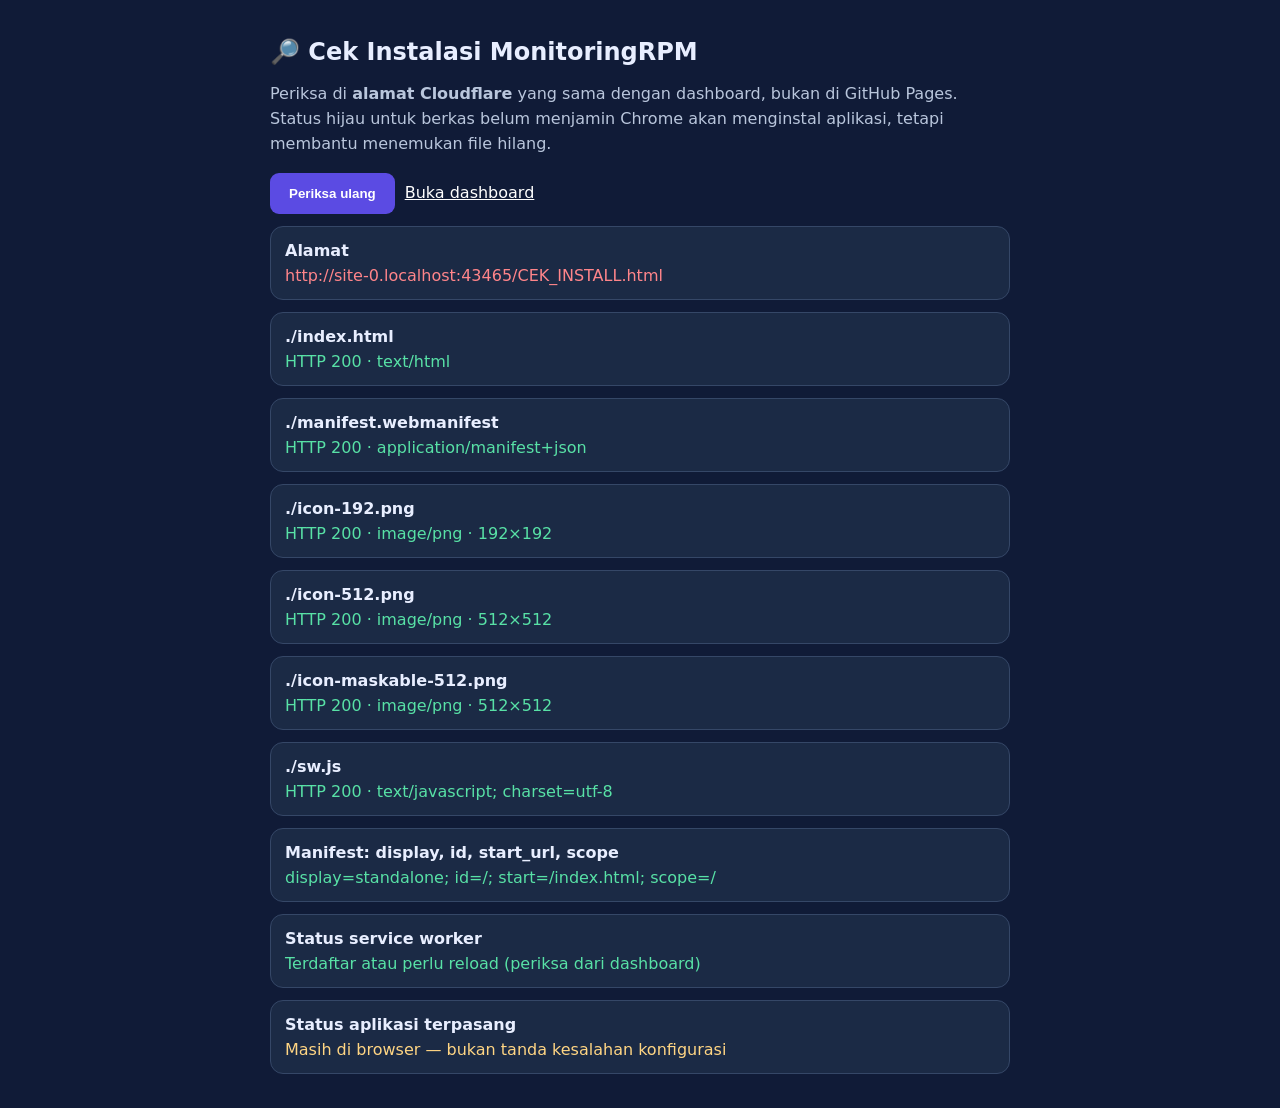
<file: CEK_INSTALL.html>
<!doctype html><html lang="id"><head><meta charset="utf-8"><meta name="viewport" content="width=device-width,initial-scale=1"><title>Cek Instalasi RPM Cloudflare</title><style>body{font:16px system-ui;background:#101b37;color:#e8eeff;max-width:740px;padding:22px;margin:auto}h1{font-size:24px}p{color:#b9c6dc;line-height:1.55}.item{background:#1b2a45;border:1px solid #354767;padding:14px;margin:12px 0;border-radius:13px;overflow-wrap:anywhere}strong{display:block;margin-bottom:6px}small{display:block;color:#bdd1ea;margin-top:5px}a,button{color:#ffffff}button{background:#5b4be3;border:0;border-radius:9px;padding:13px 19px;font-weight:bold}a{display:inline-block;margin:10px} .good{color:#58e1a6}.bad{color:#ff858a}.warn{color:#ffd583}</style></head><body><h1>🔎 Cek Instalasi MonitoringRPM</h1><p>Periksa di <b>alamat Cloudflare</b> yang sama dengan dashboard, bukan di GitHub Pages. Status hijau untuk berkas belum menjamin Chrome akan menginstal aplikasi, tetapi membantu menemukan file hilang.</p><button id="run">Periksa ulang</button><a href="./index.html">Buka dashboard</a><div id="list" aria-live="polite">Menjalankan pemeriksaan…</div><script>
const list=document.getElementById('list');
function row(name,msg,ok){const e=document.createElement('div');e.className='item';e.innerHTML='<strong>'+name+'</strong>';const p=document.createElement('span');p.className=ok===true?'good':ok===false?'bad':'warn';p.textContent=msg;e.append(p);list.append(e)};
async function check(){list.replaceChildren();row('Alamat',location.href,location.protocol==='https:');
for (const file of ['./index.html','./manifest.webmanifest','./icon-192.png','./icon-512.png','./icon-maskable-512.png','./sw.js']){
try{const r=await fetch(file+'?pwaCheck='+Date.now(),{cache:'no-store'});let msg='HTTP '+r.status+' · '+r.headers.get('content-type');if(file.endsWith('png')&&r.ok){const b=await r.blob();const im=await createImageBitmap(b);msg+=' · '+im.width+'×'+im.height;im.close()}row(file,msg,r.ok&&((!file.endsWith('png'))||msg.includes('×')))}catch(e){row(file,e.message,false)}}
try{const res=await fetch('./manifest.webmanifest?v='+Date.now(),{cache:'no-store'});const m=await res.json();const start=new URL(m.start_url, res.url);const scope=new URL(m.scope,res.url);const id=new URL(m.id||m.start_url,start.href);const good=start.origin===location.origin&&scope.origin===location.origin&&start.pathname.startsWith(scope.pathname)&&['standalone','fullscreen','minimal-ui'].includes(m.display)&&!!m.name&&Array.isArray(m.icons)&&m.icons.length>0;row('Manifest: display, id, start_url, scope',`display=${m.display}; id=${id.pathname}; start=${start.pathname}; scope=${scope.pathname}`,good)}catch(e){row('Isi manifest','Gagal: '+e.message,false)}
row('Status service worker',('serviceWorker' in navigator)?((navigator.serviceWorker.controller?'Mengontrol halaman saat ini':'Terdaftar atau perlu reload (periksa dari dashboard)')):'Tidak didukung', 'serviceWorker' in navigator);
row('Status aplikasi terpasang',matchMedia('(display-mode:standalone)').matches?'Sedang dibuka sebagai aplikasi terpasang':'Masih di browser — bukan tanda kesalahan konfigurasi',null);
}
document.getElementById('run').addEventListener('click',check);check();
</script></body></html>
</file>
